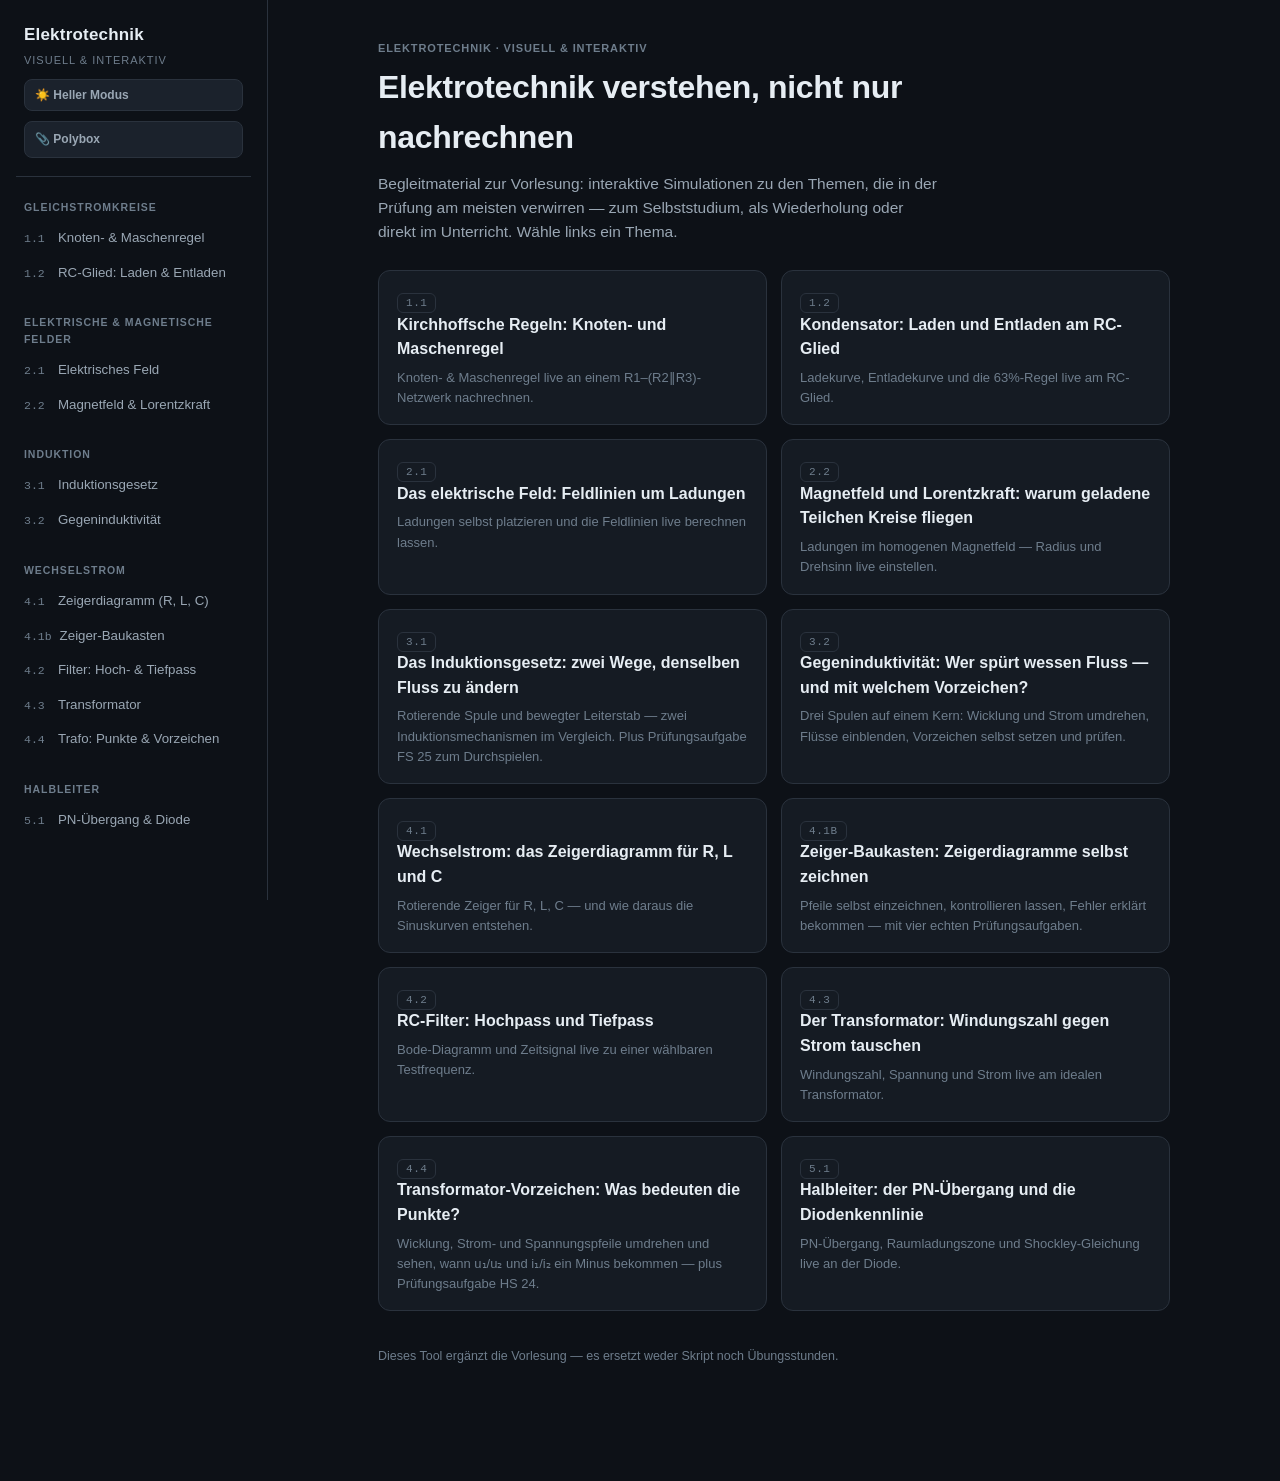
<file: index.html>
<!doctype html>
<html lang="de">
<head>
<meta charset="utf-8">
<meta name="viewport" content="width=device-width, initial-scale=1">
<title>Elektrotechnik visuell &amp; interaktiv</title>
<meta name="description" content="Interaktive Visualisierungen zu Elektrotechnik: Kirchhoffsche Regeln, RC-Glieder, Felder, Induktion, Wechselstrom und Filter.">
<link rel="stylesheet" href="vendor/katex/katex.min.css">
<link rel="stylesheet" href="style.css">
</head>
<body>
<div class="app">
  <aside class="sidebar">
    <div class="brand">
      <a href="#" style="display:block">
        <div class="brand-title">Elektrotechnik</div>
        <div class="brand-sub">visuell &amp; interaktiv</div>
      </a>
      <button id="theme-toggle" class="theme-toggle" type="button">☀️ Heller Modus</button>
      <a id="polybox-link" class="theme-toggle" href="#" target="_blank" rel="noopener">📎 Polybox</a>
    </div>
    <nav id="sidebar-nav"></nav>
  </aside>
  <main class="content" id="content">
    <div class="content-inner" id="content-inner"></div>
  </main>
</div>

<script src="vendor/katex/katex.min.js"></script>
<script src="polybox-link.js"></script>
<script src="js/utils.js"></script>
<script src="pages/kirchhoff.js"></script>
<script src="pages/rc-glied.js"></script>
<script src="pages/efeld.js"></script>
<script src="pages/lorentzkraft.js"></script>
<script src="pages/induktion.js"></script>
<script src="pages/induktion-fs25.js"></script>
<script src="pages/gegeninduktion.js"></script>
<script src="pages/zeigerdiagramm.js"></script>
<script src="pages/zeiger-baukasten.js"></script>
<script src="pages/filter.js"></script>
<script src="pages/transformator.js"></script>
<script src="pages/punktregel.js"></script>
<script src="pages/halbleiter.js"></script>
<script src="app.js"></script>
</body>
</html>
</file>
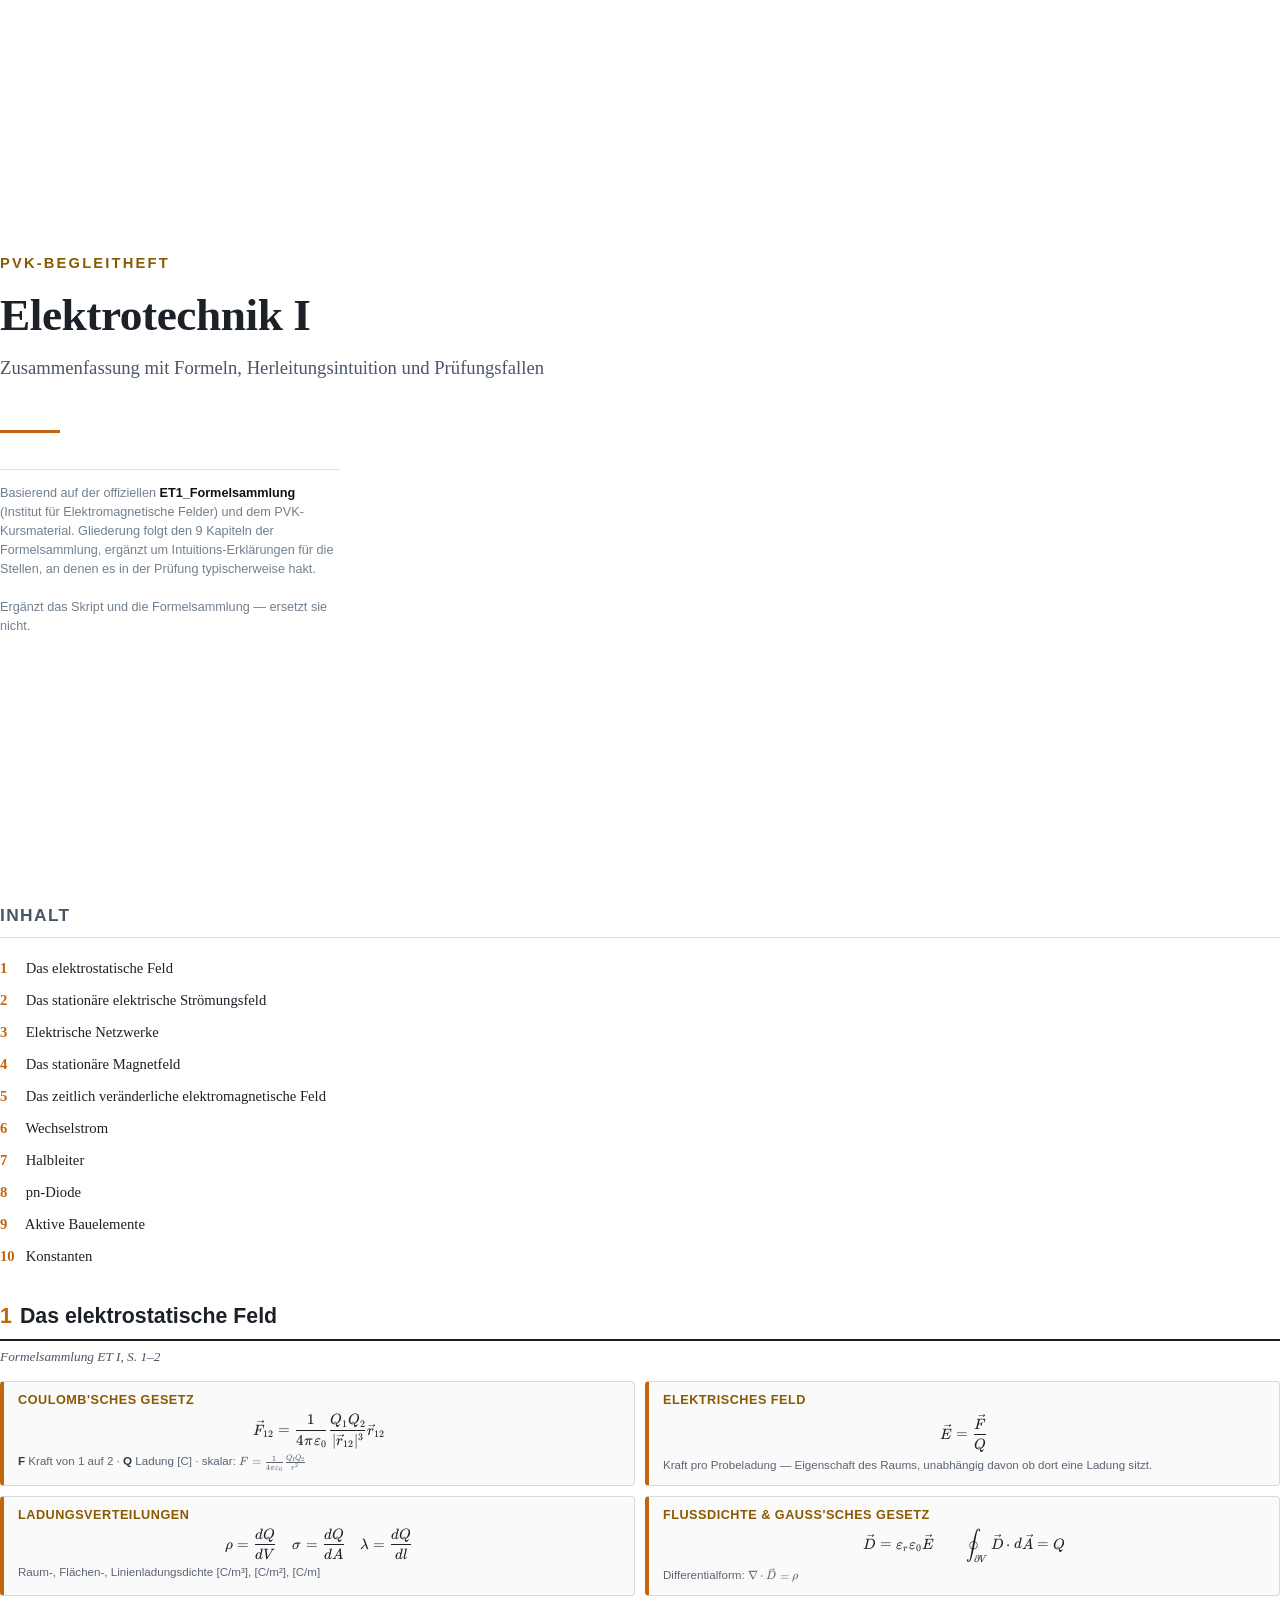
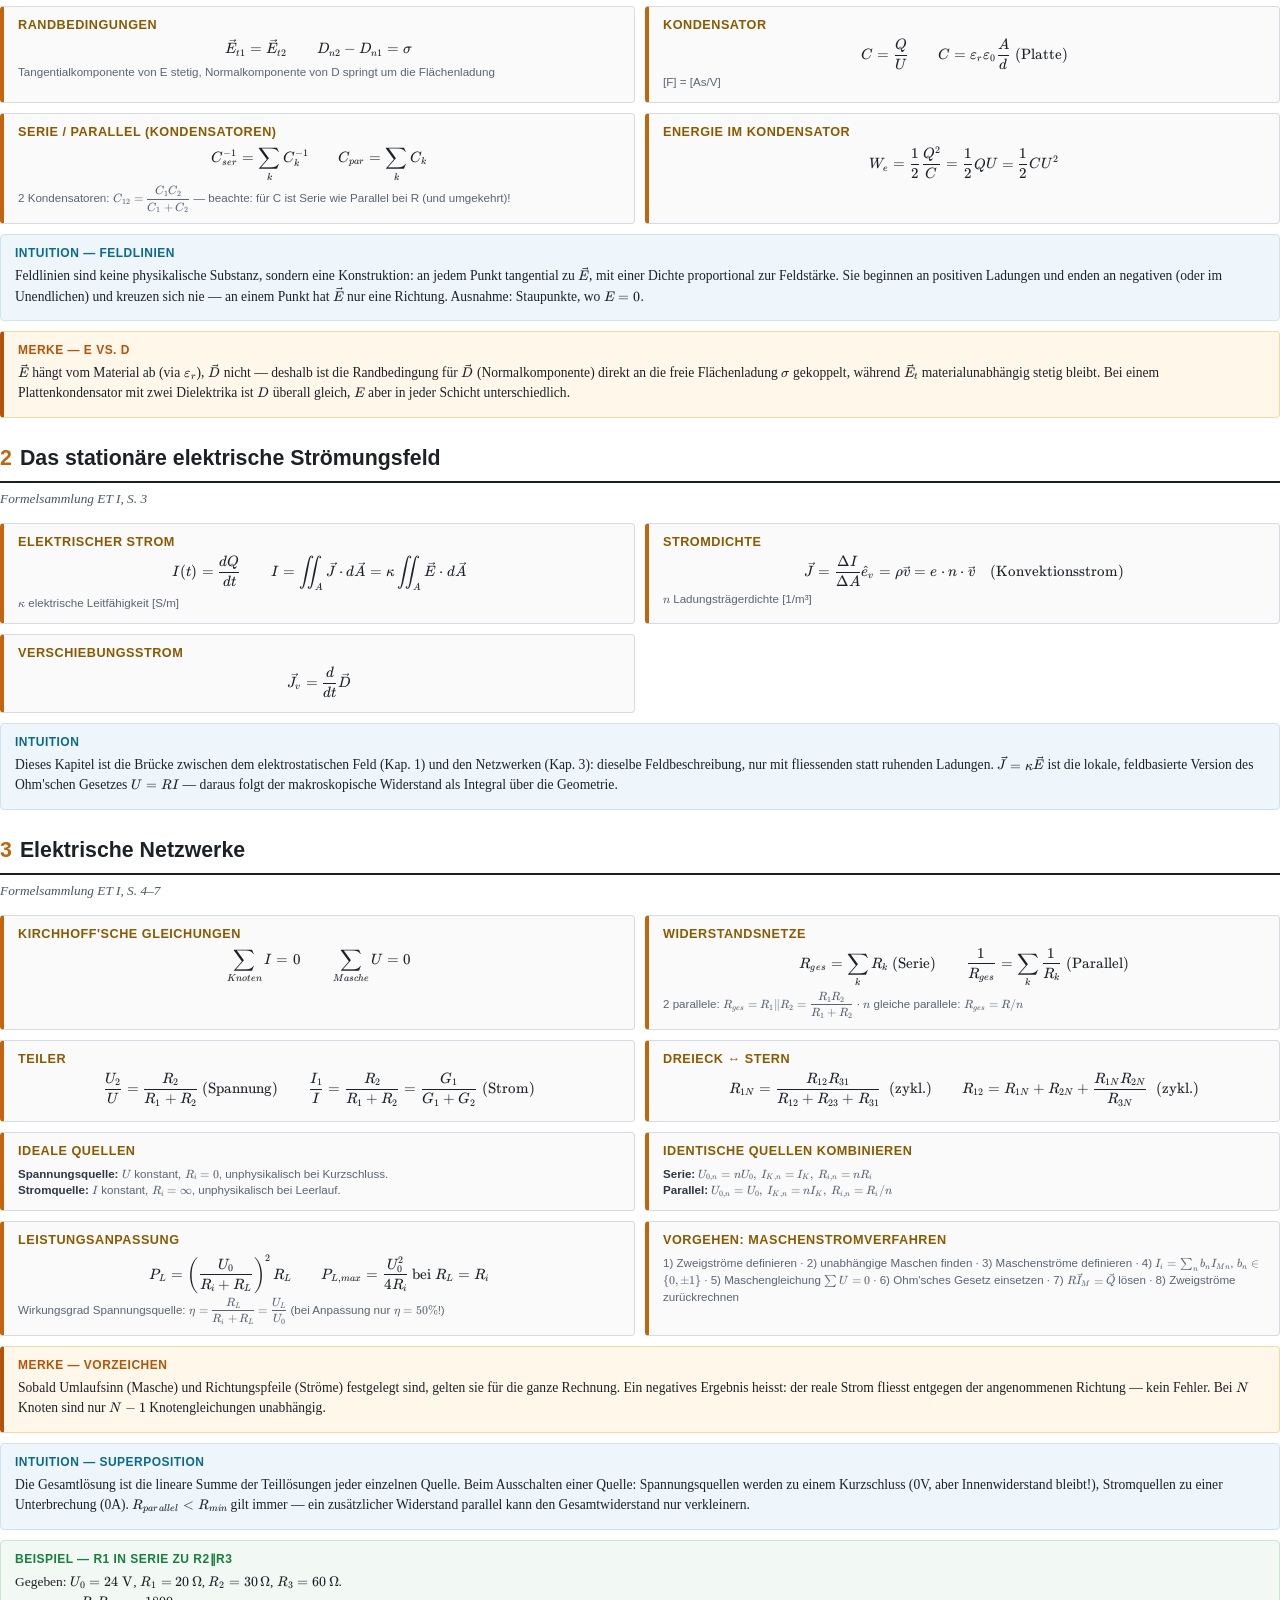
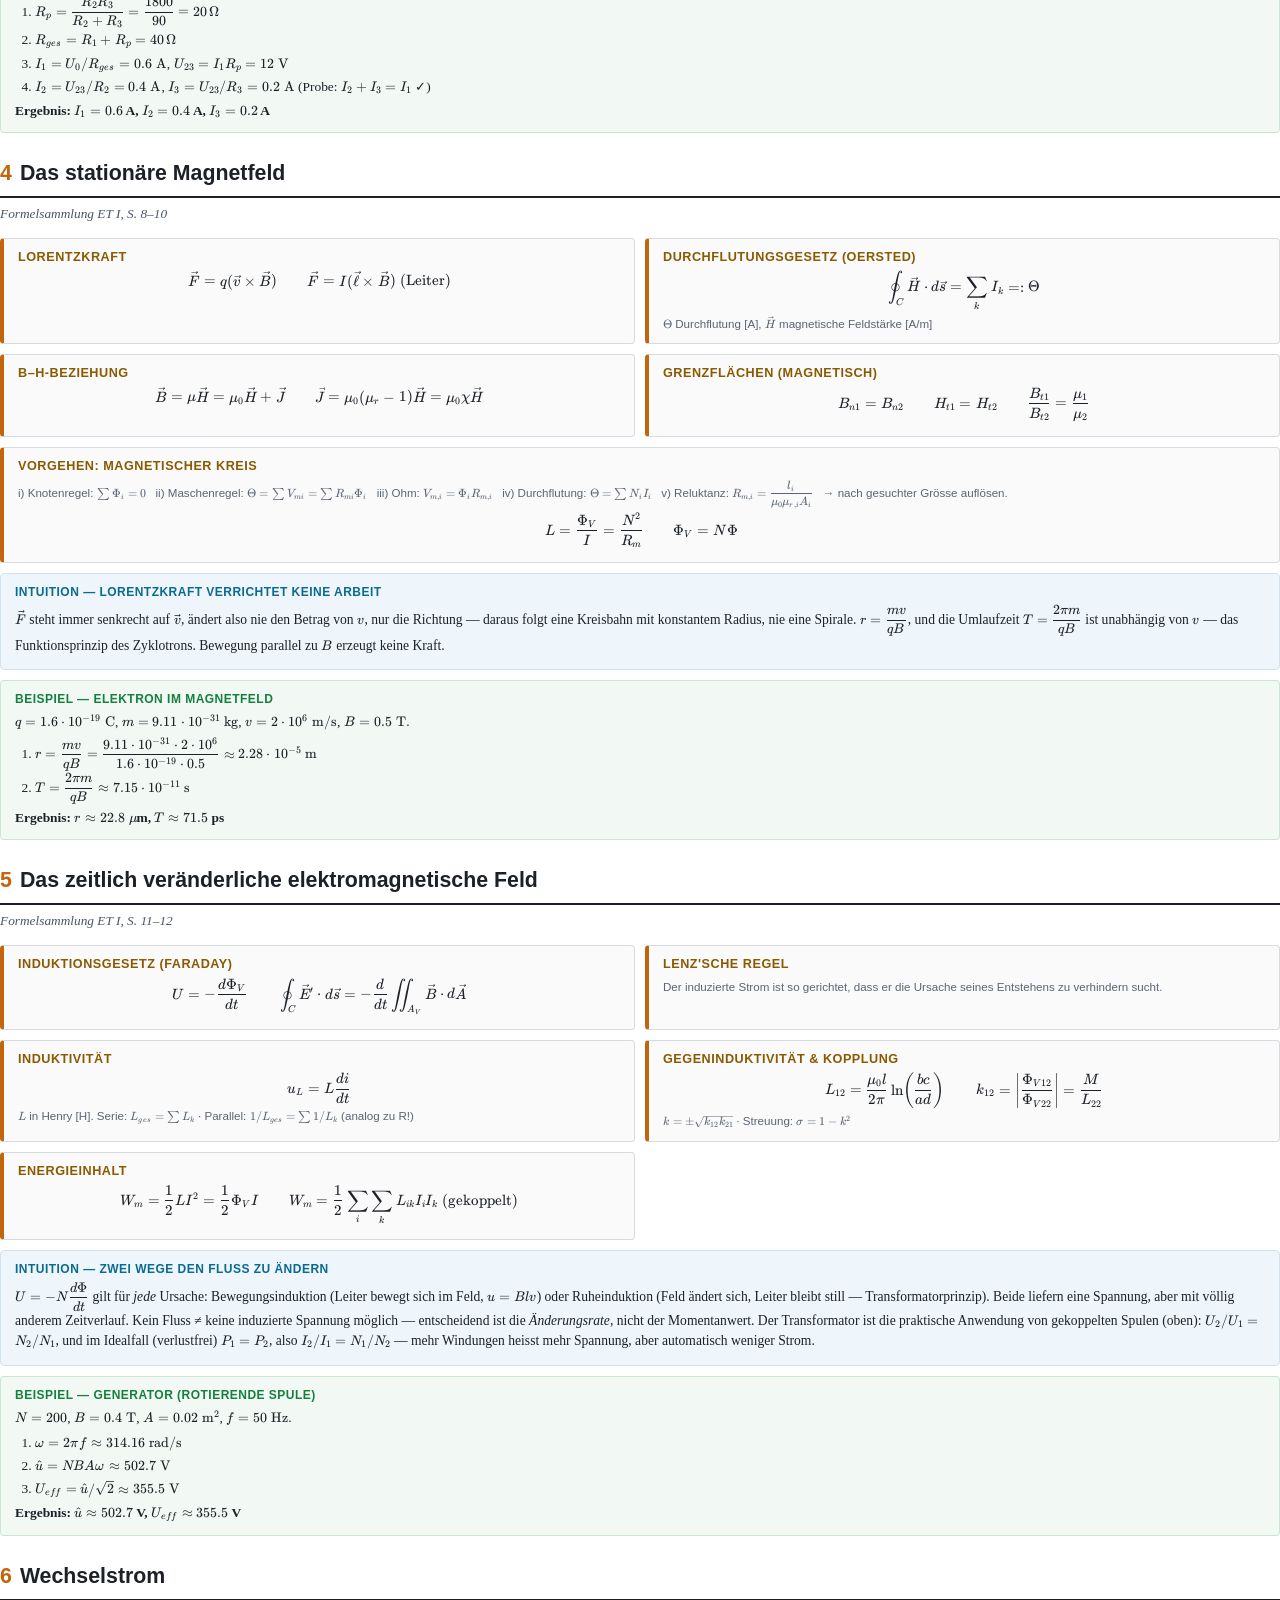
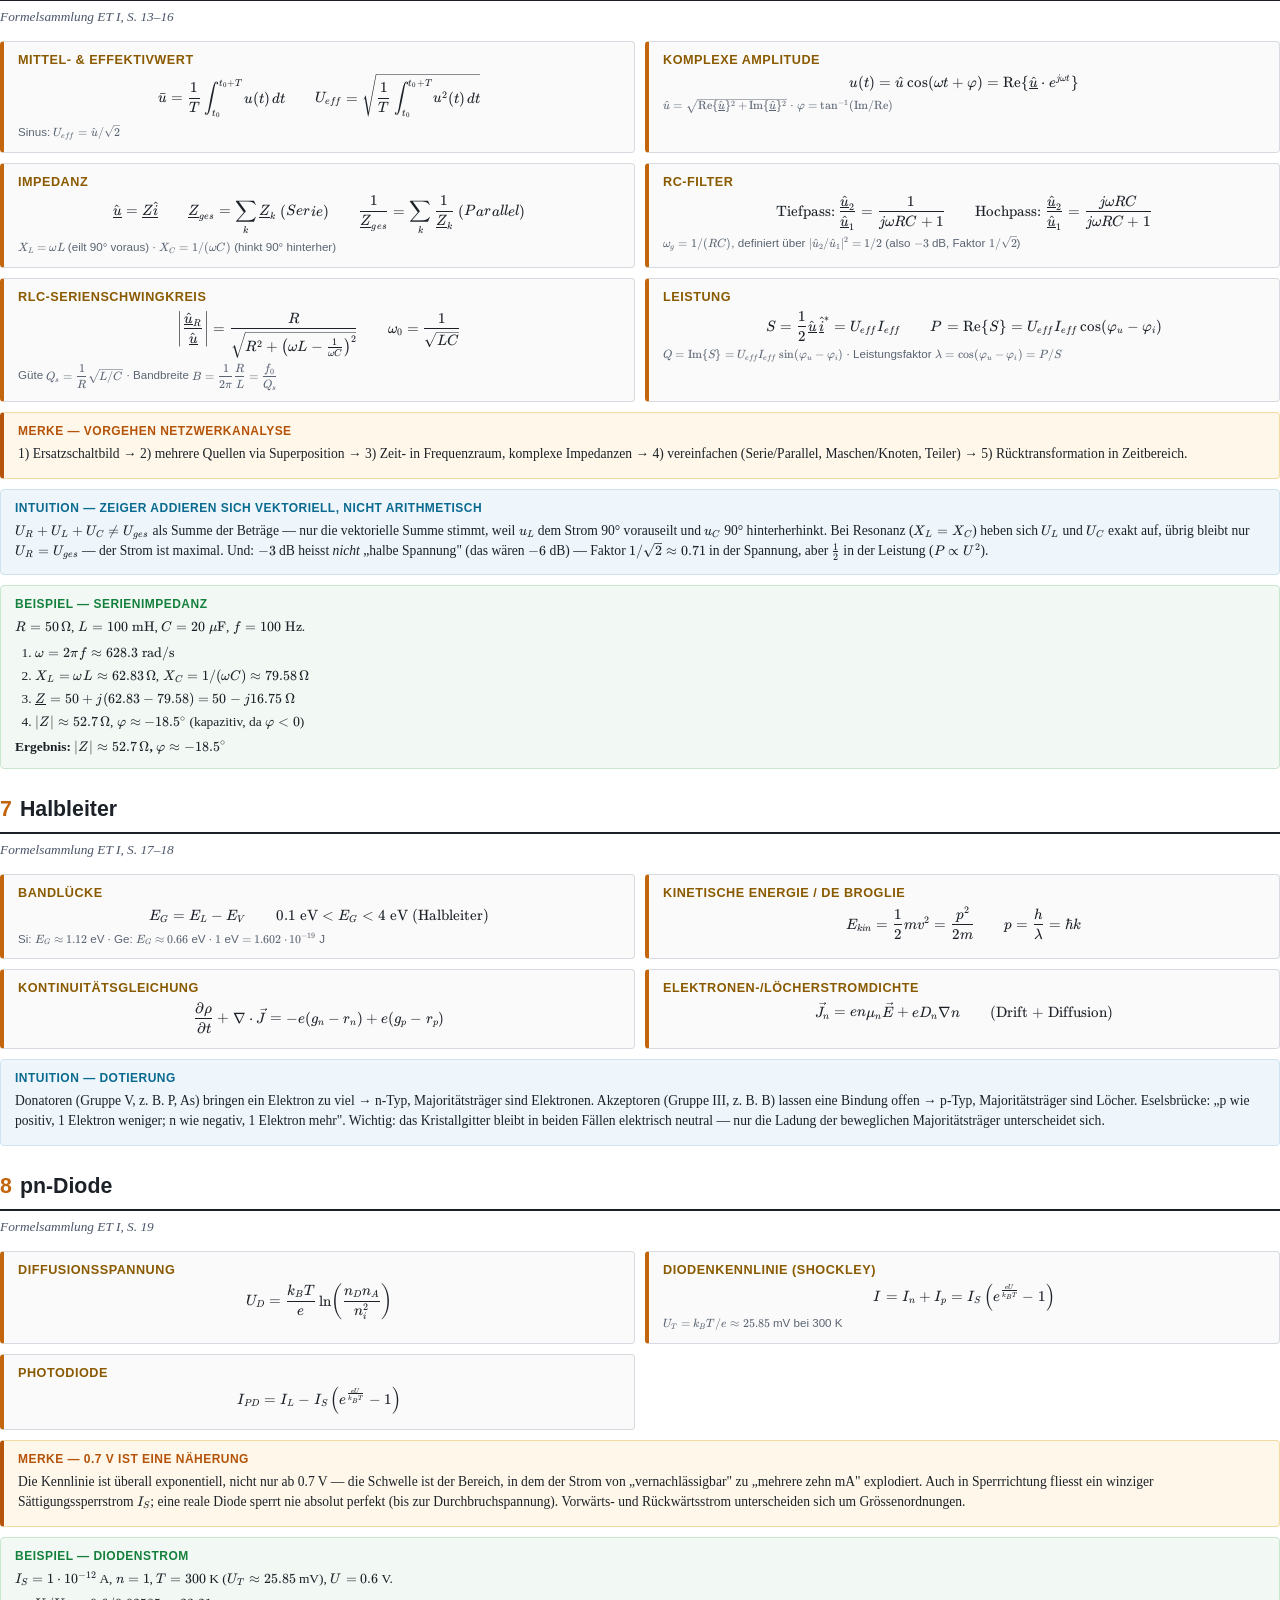
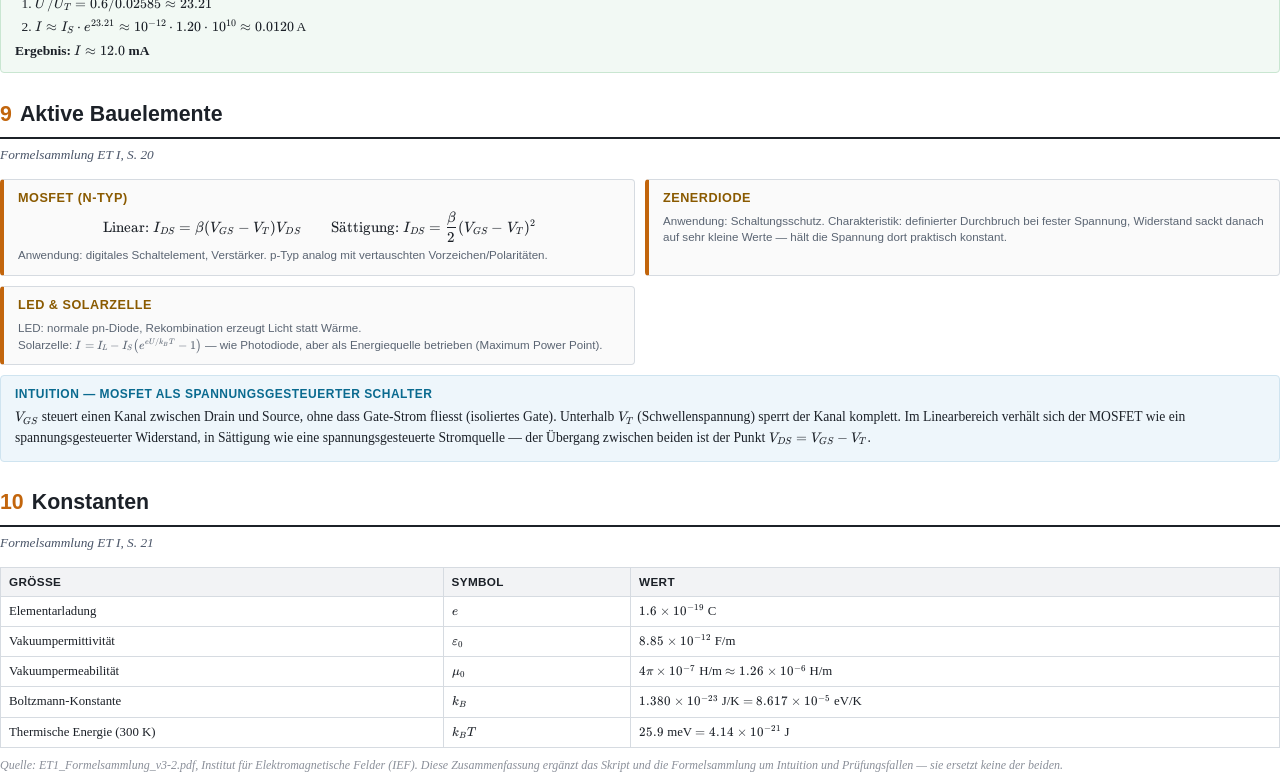
<file: zusammenfassung.html>
<!doctype html>
<html lang="de">
<head>
<meta charset="utf-8">
<title>Elektrotechnik I — Zusammenfassung</title>
<link rel="stylesheet" href="vendor/katex/katex.min.css">
<style>
@page { size: A4; margin: 22mm 18mm 20mm; }
@page { @bottom-center { content: counter(page); font-family: Georgia, serif; font-size: 9pt; color: #888; } }

*{ box-sizing:border-box; }
html,body{ margin:0; padding:0; }
body{
  font-family: Georgia, "Times New Roman", serif;
  font-size: 10.8pt;
  line-height: 1.5;
  color: #1c2128;
  background:#fff;
}
.cover{
  min-height: 235mm;
  display:flex; flex-direction:column; justify-content:center;
  page-break-after: always;
}
.cover .kicker{ font-family: Arial, sans-serif; font-size:11pt; letter-spacing:.15em; text-transform:uppercase; color:#8a5a00; font-weight:700; }
.cover h1{ font-size:34pt; margin:8px 0 4px; letter-spacing:-.01em; }
.cover .sub{ font-size:14pt; color:#4a5568; margin-bottom: 30px; }
.cover .meta{ font-family: Arial, sans-serif; font-size:9.5pt; color:#71808f; border-top:1px solid #dbe1e7; padding-top:14px; margin-top:10px; max-width:340px; }
.cover .rule{ width:60px; height:3px; background:#c2650c; margin:18px 0 26px; }

.toc{ page-break-after: always; }
.toc h2{ font-family: Arial, sans-serif; font-size:13pt; text-transform:uppercase; letter-spacing:.08em; color:#4a5568; border-bottom:1px solid #dbe1e7; padding-bottom:8px; }
.toc ol{ list-style:none; padding:0; margin:14px 0; counter-reset: item; }
.toc li{ display:flex; justify-content:space-between; padding:5px 0; font-size:11pt; }
.toc li a{ color:#1c2128; text-decoration:none; }
.toc li .n{ color:#c2650c; font-weight:700; display:inline-block; min-width:22px; }
.toc li.sub{ padding-left: 26px; font-size:10pt; color:#4a5568; }

h2{
  font-family: Arial, sans-serif; font-size: 16pt; margin: 0 0 4px; padding-top: 4mm;
  border-bottom: 2px solid #1c2128; padding-bottom:6px;
}
h2 .n{ color:#c2650c; margin-right:8px; }
h3{ font-family: Arial, sans-serif; font-size: 12pt; margin: 18px 0 6px; color:#2d3748; }
h3 .n{ color:#c2650c; margin-right:6px; }
p{ margin: 6px 0 10px; text-align: justify; }
.chapter-intro{ color:#4a5568; font-size:10pt; font-style:italic; margin-bottom:14px; }
section.chapter{ page-break-before: always; }

.fbox{
  border:1px solid #d6dbe1; border-left:4px solid #c2650c; border-radius:4px;
  background:#fafafa; padding:9px 14px 11px; margin:10px 0;
  page-break-inside: avoid;
}
.fbox-title{ font-family: Arial, sans-serif; font-weight:700; font-size:9.5pt; text-transform:uppercase; letter-spacing:.04em; color:#8a5a00; margin-bottom:4px; }
.fbox .vars{ font-family: Arial, sans-serif; font-size:8.7pt; color:#5a6472; margin-top:5px; line-height:1.45; }
.fbox .vars b{ color:#2d3748; }
.fgrid{ display:grid; grid-template-columns: 1fr 1fr; gap:10px; }
.fgrid .fbox{ margin:0; }
@media print { .fgrid{ display:grid; } }

.intuition{
  background:#eef6fb; border:1px solid #cfe4f0; border-radius:4px;
  padding:9px 14px; margin:10px 0; font-size:10.2pt;
  page-break-inside: avoid;
}
.intuition .lbl{ font-family: Arial, sans-serif; font-weight:700; font-size:9pt; text-transform:uppercase; letter-spacing:.04em; color:#0a6a8f; margin-bottom:3px; }
.intuition p{ margin:4px 0; text-align:left; }

.merke{
  background:#fff8ea; border:1px solid #f0dca3; border-left:4px solid #b45309; border-radius:4px;
  padding:9px 14px; margin:10px 0; font-size:10.2pt;
  page-break-inside: avoid;
}
.merke .lbl{ font-family: Arial, sans-serif; font-weight:700; font-size:9pt; text-transform:uppercase; letter-spacing:.04em; color:#b45309; margin-bottom:3px; }
.merke p{ margin:4px 0; text-align:left; }

.example{
  background:#f2f9f4; border:1px solid #c9e6d1; border-radius:4px;
  padding:9px 14px 11px; margin:10px 0; font-size:10.1pt;
  page-break-inside: avoid;
}
.example .lbl{ font-family: Arial, sans-serif; font-weight:700; font-size:9pt; text-transform:uppercase; letter-spacing:.04em; color:#15803d; margin-bottom:4px; }
.example ol{ margin:5px 0 4px; padding-left:20px; }
.example li{ margin-bottom:3px; }
.example .res{ font-weight:700; margin-top:4px; }

table.ktable{ border-collapse:collapse; width:100%; font-size:9.6pt; margin:8px 0; }
table.ktable th, table.ktable td{ border:1px solid #d6dbe1; padding:5px 8px; text-align:left; }
table.ktable th{ background:#f2f3f5; font-family:Arial,sans-serif; font-size:8.8pt; text-transform:uppercase; letter-spacing:.03em; }

.katex-display{ margin: 4px 0 !important; }
.katex{ font-size: 1.03em; }
ul.compact{ margin:4px 0; padding-left:20px; }
ul.compact li{ margin-bottom:3px; }
.note{ font-size:9pt; color:#8a8f99; font-style:italic; }
strong{ color:#111; }
</style>
</head>
<body>

<div class="cover">
  <div class="kicker">PVK-Begleitheft</div>
  <h1>Elektrotechnik I</h1>
  <div class="sub">Zusammenfassung mit Formeln, Herleitungsintuition und Prüfungsfallen</div>
  <div class="rule"></div>
  <div class="meta">
    Basierend auf der offiziellen <strong>ET1_Formelsammlung</strong> (Institut für Elektromagnetische Felder)
    und dem PVK-Kursmaterial. Gliederung folgt den 9 Kapiteln der Formelsammlung, ergänzt um
    Intuitions-Erklärungen für die Stellen, an denen es in der Prüfung typischerweise hakt.<br><br>
    Ergänzt das Skript und die Formelsammlung — ersetzt sie nicht.
  </div>
</div>

<div class="toc">
  <h2>Inhalt</h2>
  <ol>
    <li><a href="#c1"><span class="n">1</span> Das elektrostatische Feld</a></li>
    <li><a href="#c2"><span class="n">2</span> Das stationäre elektrische Strömungsfeld</a></li>
    <li><a href="#c3"><span class="n">3</span> Elektrische Netzwerke</a></li>
    <li><a href="#c4"><span class="n">4</span> Das stationäre Magnetfeld</a></li>
    <li><a href="#c5"><span class="n">5</span> Das zeitlich veränderliche elektromagnetische Feld</a></li>
    <li><a href="#c6"><span class="n">6</span> Wechselstrom</a></li>
    <li><a href="#c7"><span class="n">7</span> Halbleiter</a></li>
    <li><a href="#c8"><span class="n">8</span> pn-Diode</a></li>
    <li><a href="#c9"><span class="n">9</span> Aktive Bauelemente</a></li>
    <li><a href="#c10"><span class="n">10</span> Konstanten</a></li>
  </ol>
</div>

<section class="chapter" id="c1">
<h2><span class="n">1</span>Das elektrostatische Feld</h2>
<p class="chapter-intro">Formelsammlung ET I, S. 1–2</p>

<div class="fgrid">
<div class="fbox">
  <div class="fbox-title">Coulomb'sches Gesetz</div>
  $$\vec{F}_{12} = \frac{1}{4\pi\varepsilon_0}\frac{Q_1 Q_2}{|\vec{r}_{12}|^3}\vec{r}_{12}$$
  <div class="vars"><b>F</b> Kraft von 1 auf 2 · <b>Q</b> Ladung [C] · skalar: $F=\frac{1}{4\pi\varepsilon_0}\frac{Q_1Q_2}{r^2}$</div>
</div>
<div class="fbox">
  <div class="fbox-title">Elektrisches Feld</div>
  $$\vec{E} = \frac{\vec{F}}{Q}$$
  <div class="vars">Kraft pro Probeladung — Eigenschaft des Raums, unabhängig davon ob dort eine Ladung sitzt.</div>
</div>
<div class="fbox">
  <div class="fbox-title">Ladungsverteilungen</div>
  $$\rho=\frac{dQ}{dV}\quad \sigma=\frac{dQ}{dA}\quad \lambda=\frac{dQ}{dl}$$
  <div class="vars">Raum-, Flächen-, Linienladungsdichte [C/m³], [C/m²], [C/m]</div>
</div>
<div class="fbox">
  <div class="fbox-title">Flussdichte &amp; Gauss'sches Gesetz</div>
  $$\vec{D}=\varepsilon_r\varepsilon_0\vec{E} \qquad \oint_{\partial V}\vec{D}\cdot d\vec{A} = Q$$
  <div class="vars">Differentialform: $\nabla\cdot\vec{D}=\rho$</div>
</div>
<div class="fbox">
  <div class="fbox-title">Randbedingungen</div>
  $$\vec{E}_{t1}=\vec{E}_{t2} \qquad D_{n2}-D_{n1}=\sigma$$
  <div class="vars">Tangentialkomponente von E stetig, Normalkomponente von D springt um die Flächenladung</div>
</div>
<div class="fbox">
  <div class="fbox-title">Kondensator</div>
  $$C=\frac{Q}{U} \qquad C=\varepsilon_r\varepsilon_0\frac{A}{d}\ \text{(Platte)}$$
  <div class="vars">[F] = [As/V]</div>
</div>
<div class="fbox">
  <div class="fbox-title">Serie / Parallel (Kondensatoren)</div>
  $$C_{ser}^{-1}=\sum_k C_k^{-1} \qquad C_{par}=\sum_k C_k$$
  <div class="vars">2 Kondensatoren: $C_{12}=\dfrac{C_1C_2}{C_1+C_2}$ — beachte: für C ist Serie wie Parallel bei R (und umgekehrt)!</div>
</div>
<div class="fbox">
  <div class="fbox-title">Energie im Kondensator</div>
  $$W_e=\frac{1}{2}\frac{Q^2}{C}=\frac{1}{2}QU=\frac{1}{2}CU^2$$
</div>
</div>

<div class="intuition">
  <div class="lbl">Intuition — Feldlinien</div>
  <p>Feldlinien sind keine physikalische Substanz, sondern eine Konstruktion: an jedem Punkt tangential zu $\vec E$, mit einer Dichte proportional zur Feldstärke. Sie beginnen an positiven Ladungen und enden an negativen (oder im Unendlichen) und kreuzen sich nie — an einem Punkt hat $\vec E$ nur eine Richtung. Ausnahme: Staupunkte, wo $E=0$.</p>
</div>

<div class="merke">
  <div class="lbl">Merke — E vs. D</div>
  <p>$\vec E$ hängt vom Material ab (via $\varepsilon_r$), $\vec D$ nicht — deshalb ist die Randbedingung für $\vec D$ (Normalkomponente) direkt an die freie Flächenladung $\sigma$ gekoppelt, während $\vec E_t$ material­unabhängig stetig bleibt. Bei einem Plattenkondensator mit zwei Dielektrika ist $D$ überall gleich, $E$ aber in jeder Schicht unterschiedlich.</p>
</div>
</section>

<section class="chapter" id="c2">
<h2><span class="n">2</span>Das stationäre elektrische Strömungsfeld</h2>
<p class="chapter-intro">Formelsammlung ET I, S. 3</p>

<div class="fgrid">
<div class="fbox">
  <div class="fbox-title">Elektrischer Strom</div>
  $$I(t)=\frac{dQ}{dt} \qquad I=\iint_A \vec J\cdot d\vec A = \kappa\iint_A \vec E\cdot d\vec A$$
  <div class="vars">$\kappa$ elektrische Leitfähigkeit [S/m]</div>
</div>
<div class="fbox">
  <div class="fbox-title">Stromdichte</div>
  $$\vec J=\frac{\Delta I}{\Delta A}\hat e_v=\rho\vec v=e\cdot n\cdot \vec v \quad\text{(Konvektionsstrom)}$$
  <div class="vars">$n$ Ladungsträgerdichte [1/m³]</div>
</div>
<div class="fbox">
  <div class="fbox-title">Verschiebungsstrom</div>
  $$\vec J_v=\frac{d}{dt}\vec D$$
</div>
</div>

<div class="intuition">
  <div class="lbl">Intuition</div>
  <p>Dieses Kapitel ist die Brücke zwischen dem elektrostatischen Feld (Kap. 1) und den Netzwerken (Kap. 3): dieselbe Feldbeschreibung, nur mit fliessenden statt ruhenden Ladungen. $\vec J = \kappa \vec E$ ist die lokale, feldbasierte Version des Ohm'schen Gesetzes $U=RI$ — daraus folgt der makroskopische Widerstand als Integral über die Geometrie.</p>
</div>
</section>

<section class="chapter" id="c3">
<h2><span class="n">3</span>Elektrische Netzwerke</h2>
<p class="chapter-intro">Formelsammlung ET I, S. 4–7</p>

<div class="fgrid">
<div class="fbox">
  <div class="fbox-title">Kirchhoff'sche Gleichungen</div>
  $$\sum_{Knoten} I = 0 \qquad \sum_{Masche} U = 0$$
</div>
<div class="fbox">
  <div class="fbox-title">Widerstandsnetze</div>
  $$R_{ges}=\sum_k R_k \ \text{(Serie)} \qquad \frac{1}{R_{ges}}=\sum_k\frac{1}{R_k}\ \text{(Parallel)}$$
  <div class="vars">2 parallele: $R_{ges}=R_1\|R_2=\dfrac{R_1R_2}{R_1+R_2}$ · $n$ gleiche parallele: $R_{ges}=R/n$</div>
</div>
<div class="fbox">
  <div class="fbox-title">Teiler</div>
  $$\frac{U_2}{U}=\frac{R_2}{R_1+R_2}\ \text{(Spannung)} \qquad \frac{I_1}{I}=\frac{R_2}{R_1+R_2}=\frac{G_1}{G_1+G_2}\ \text{(Strom)}$$
</div>
<div class="fbox">
  <div class="fbox-title">Dreieck ↔ Stern</div>
  $$R_{1N}=\frac{R_{12}R_{31}}{R_{12}+R_{23}+R_{31}}\ \ (\text{zykl.}) \qquad R_{12}=R_{1N}+R_{2N}+\frac{R_{1N}R_{2N}}{R_{3N}}\ \ (\text{zykl.})$$
</div>
<div class="fbox">
  <div class="fbox-title">Ideale Quellen</div>
  <div class="vars"><b>Spannungsquelle:</b> $U$ konstant, $R_i=0$, unphysikalisch bei Kurzschluss.<br><b>Stromquelle:</b> $I$ konstant, $R_i=\infty$, unphysikalisch bei Leerlauf.</div>
</div>
<div class="fbox">
  <div class="fbox-title">Identische Quellen kombinieren</div>
  <div class="vars">
  <b>Serie:</b> $U_{0,n}=nU_0,\ I_{K,n}=I_K,\ R_{i,n}=nR_i$<br>
  <b>Parallel:</b> $U_{0,n}=U_0,\ I_{K,n}=nI_K,\ R_{i,n}=R_i/n$
  </div>
</div>
<div class="fbox">
  <div class="fbox-title">Leistungsanpassung</div>
  $$P_L=\left(\frac{U_0}{R_i+R_L}\right)^2 R_L \qquad P_{L,max}=\frac{U_0^2}{4R_i}\ \text{bei } R_L=R_i$$
  <div class="vars">Wirkungsgrad Spannungsquelle: $\eta=\dfrac{R_L}{R_i+R_L}=\dfrac{U_L}{U_0}$ (bei Anpassung nur $\eta=50\%$!)</div>
</div>
<div class="fbox">
  <div class="fbox-title">Vorgehen: Maschenstromverfahren</div>
  <div class="vars">
  1) Zweigströme definieren · 2) unabhängige Maschen finden · 3) Maschenströme definieren ·
  4) $I_i=\sum_n b_n I_{Mn}$, $b_n\in\{0,\pm1\}$ · 5) Maschengleichung $\sum U=0$ ·
  6) Ohm'sches Gesetz einsetzen · 7) $R\vec I_M=\vec Q$ lösen · 8) Zweigströme zurückrechnen
  </div>
</div>
</div>

<div class="merke">
  <div class="lbl">Merke — Vorzeichen</div>
  <p>Sobald Umlaufsinn (Masche) und Richtungspfeile (Ströme) festgelegt sind, gelten sie für die ganze Rechnung. Ein negatives Ergebnis heisst: der reale Strom fliesst entgegen der angenommenen Richtung — kein Fehler. Bei $N$ Knoten sind nur $N-1$ Knotengleichungen unabhängig.</p>
</div>

<div class="intuition">
  <div class="lbl">Intuition — Superposition</div>
  <p>Die Gesamtlösung ist die lineare Summe der Teillösungen jeder einzelnen Quelle. Beim Ausschalten einer Quelle: Spannungsquellen werden zu einem Kurzschluss (0V, aber Innenwiderstand bleibt!), Stromquellen zu einer Unterbrechung (0A). $R_{parallel} < R_{min}$ gilt immer — ein zusätzlicher Widerstand parallel kann den Gesamtwiderstand nur verkleinern.</p>
</div>

<div class="example">
  <div class="lbl">Beispiel — R1 in Serie zu R2‖R3</div>
  Gegeben: $U_0=24\text{ V}$, $R_1=20\,\Omega$, $R_2=30\,\Omega$, $R_3=60\,\Omega$.
  <ol>
    <li>$R_p=\dfrac{R_2R_3}{R_2+R_3}=\dfrac{1800}{90}=20\,\Omega$</li>
    <li>$R_{ges}=R_1+R_p=40\,\Omega$</li>
    <li>$I_1=U_0/R_{ges}=0.6\text{ A}$, $U_{23}=I_1R_p=12\text{ V}$</li>
    <li>$I_2=U_{23}/R_2=0.4\text{ A}$, $I_3=U_{23}/R_3=0.2\text{ A}$ (Probe: $I_2+I_3=I_1$ ✓)</li>
  </ol>
  <div class="res">Ergebnis: $I_1=0.6$ A, $I_2=0.4$ A, $I_3=0.2$ A</div>
</div>
</section>

<section class="chapter" id="c4">
<h2><span class="n">4</span>Das stationäre Magnetfeld</h2>
<p class="chapter-intro">Formelsammlung ET I, S. 8–10</p>

<div class="fgrid">
<div class="fbox">
  <div class="fbox-title">Lorentzkraft</div>
  $$\vec F=q(\vec v\times\vec B) \qquad \vec F=I(\vec\ell\times\vec B)\ \text{(Leiter)}$$
</div>
<div class="fbox">
  <div class="fbox-title">Durchflutungsgesetz (Oersted)</div>
  $$\oint_C \vec H\cdot d\vec s=\sum_k I_k=:\Theta$$
  <div class="vars">$\Theta$ Durchflutung [A], $\vec H$ magnetische Feldstärke [A/m]</div>
</div>
<div class="fbox">
  <div class="fbox-title">B–H-Beziehung</div>
  $$\vec B=\mu\vec H=\mu_0\vec H+\vec J \qquad \vec J=\mu_0(\mu_r-1)\vec H=\mu_0\chi\vec H$$
</div>
<div class="fbox">
  <div class="fbox-title">Grenzflächen (magnetisch)</div>
  $$B_{n1}=B_{n2} \qquad H_{t1}=H_{t2} \qquad \frac{B_{t1}}{B_{t2}}=\frac{\mu_1}{\mu_2}$$
</div>
</div>

<div class="fbox">
  <div class="fbox-title">Vorgehen: Magnetischer Kreis</div>
  <div class="vars">
  i) Knotenregel: $\sum \Phi_i=0$ &nbsp; ii) Maschenregel: $\Theta=\sum V_{mi}=\sum R_{mi}\Phi_i$ &nbsp;
  iii) Ohm: $V_{m,i}=\Phi_i R_{m,i}$ &nbsp; iv) Durchflutung: $\Theta=\sum N_iI_i$ &nbsp;
  v) Reluktanz: $R_{m,i}=\dfrac{l_i}{\mu_0\mu_{r,i}A_i}$ &nbsp; → nach gesuchter Grösse auflösen.
  </div>
  $$L=\frac{\Phi_V}{I}=\frac{N^2}{R_m} \qquad \Phi_V=N\Phi$$
</div>

<div class="intuition">
  <div class="lbl">Intuition — Lorentzkraft verrichtet keine Arbeit</div>
  <p>$\vec F$ steht immer senkrecht auf $\vec v$, ändert also nie den Betrag von $v$, nur die Richtung — daraus folgt eine Kreisbahn mit konstantem Radius, nie eine Spirale. $r=\dfrac{mv}{qB}$, und die Umlaufzeit $T=\dfrac{2\pi m}{qB}$ ist unabhängig von $v$ — das Funktionsprinzip des Zyklotrons. Bewegung parallel zu $B$ erzeugt keine Kraft.</p>
</div>

<div class="example">
  <div class="lbl">Beispiel — Elektron im Magnetfeld</div>
  $q=1.6\cdot10^{-19}\text{ C}$, $m=9.11\cdot10^{-31}\text{ kg}$, $v=2\cdot10^6\text{ m/s}$, $B=0.5\text{ T}$.
  <ol>
    <li>$r=\dfrac{mv}{qB}=\dfrac{9.11\cdot10^{-31}\cdot2\cdot10^6}{1.6\cdot10^{-19}\cdot0.5}\approx2.28\cdot10^{-5}\text{ m}$</li>
    <li>$T=\dfrac{2\pi m}{qB}\approx7.15\cdot10^{-11}\text{ s}$</li>
  </ol>
  <div class="res">Ergebnis: $r\approx22.8\ \mu$m, $T\approx71.5$ ps</div>
</div>
</section>

<section class="chapter" id="c5">
<h2><span class="n">5</span>Das zeitlich veränderliche elektromagnetische Feld</h2>
<p class="chapter-intro">Formelsammlung ET I, S. 11–12</p>

<div class="fgrid">
<div class="fbox">
  <div class="fbox-title">Induktionsgesetz (Faraday)</div>
  $$U=-\frac{d\Phi_V}{dt} \qquad \oint_C\vec E'\cdot d\vec s=-\frac{d}{dt}\iint_{A_V}\vec B\cdot d\vec A$$
</div>
<div class="fbox">
  <div class="fbox-title">Lenz'sche Regel</div>
  <div class="vars">Der induzierte Strom ist so gerichtet, dass er die Ursache seines Entstehens zu verhindern sucht.</div>
</div>
<div class="fbox">
  <div class="fbox-title">Induktivität</div>
  $$u_L=L\frac{di}{dt}$$
  <div class="vars">$L$ in Henry [H]. Serie: $L_{ges}=\sum L_k$ · Parallel: $1/L_{ges}=\sum 1/L_k$ (analog zu R!)</div>
</div>
<div class="fbox">
  <div class="fbox-title">Gegeninduktivität &amp; Kopplung</div>
  $$L_{12}=\frac{\mu_0 l}{2\pi}\ln\!\left(\frac{bc}{ad}\right) \qquad k_{12}=\left|\frac{\Phi_{V12}}{\Phi_{V22}}\right|=\frac{M}{L_{22}}$$
  <div class="vars">$k=\pm\sqrt{k_{12}k_{21}}$ · Streuung: $\sigma=1-k^2$</div>
</div>
<div class="fbox">
  <div class="fbox-title">Energieinhalt</div>
  $$W_m=\frac{1}{2}LI^2=\frac{1}{2}\Phi_VI \qquad W_m=\frac{1}{2}\sum_i\sum_k L_{ik}I_iI_k\ \text{(gekoppelt)}$$
</div>
</div>

<div class="intuition">
  <div class="lbl">Intuition — zwei Wege den Fluss zu ändern</div>
  <p>$U=-N\dfrac{d\Phi}{dt}$ gilt für <em>jede</em> Ursache: Bewegungsinduktion (Leiter bewegt sich im Feld, $u=Blv$) oder Ruheinduktion (Feld ändert sich, Leiter bleibt still — Transformatorprinzip). Beide liefern eine Spannung, aber mit völlig anderem Zeitverlauf. Kein Fluss ≠ keine induzierte Spannung möglich — entscheidend ist die <em>Änderungsrate</em>, nicht der Momentanwert. Der Transformator ist die praktische Anwendung von gekoppelten Spulen (oben): $U_2/U_1=N_2/N_1$, und im Idealfall (verlustfrei) $P_1=P_2$, also $I_2/I_1=N_1/N_2$ — mehr Windungen heisst mehr Spannung, aber automatisch weniger Strom.</p>
</div>

<div class="example">
  <div class="lbl">Beispiel — Generator (rotierende Spule)</div>
  $N=200$, $B=0.4\text{ T}$, $A=0.02\text{ m}^2$, $f=50\text{ Hz}$.
  <ol>
    <li>$\omega=2\pi f\approx314.16\text{ rad/s}$</li>
    <li>$\hat u=NBA\omega\approx502.7\text{ V}$</li>
    <li>$U_{eff}=\hat u/\sqrt2\approx355.5\text{ V}$</li>
  </ol>
  <div class="res">Ergebnis: $\hat u\approx502.7$ V, $U_{eff}\approx355.5$ V</div>
</div>
</section>

<section class="chapter" id="c6">
<h2><span class="n">6</span>Wechselstrom</h2>
<p class="chapter-intro">Formelsammlung ET I, S. 13–16</p>

<div class="fgrid">
<div class="fbox">
  <div class="fbox-title">Mittel- &amp; Effektivwert</div>
  $$\bar u=\frac{1}{T}\int_{t_0}^{t_0+T}\! u(t)\,dt \qquad U_{eff}=\sqrt{\frac1T\int_{t_0}^{t_0+T}\! u^2(t)\,dt}$$
  <div class="vars">Sinus: $U_{eff}=\hat u/\sqrt2$</div>
</div>
<div class="fbox">
  <div class="fbox-title">Komplexe Amplitude</div>
  $$u(t)=\hat u\cos(\omega t+\varphi)=\mathrm{Re}\{\hat{\underline u}\cdot e^{j\omega t}\}$$
  <div class="vars">$\hat u=\sqrt{\mathrm{Re}\{\hat{\underline u}\}^2+\mathrm{Im}\{\hat{\underline u}\}^2}$ · $\varphi=\tan^{-1}(\mathrm{Im}/\mathrm{Re})$</div>
</div>
<div class="fbox">
  <div class="fbox-title">Impedanz</div>
  $$\hat{\underline u}=\underline Z\hat{\underline i} \qquad \underline Z_{ges}=\sum_k \underline Z_k\ (Serie) \qquad \frac{1}{\underline Z_{ges}}=\sum_k\frac{1}{\underline Z_k}\ (Parallel)$$
  <div class="vars">$X_L=\omega L$ (eilt 90° voraus) · $X_C=1/(\omega C)$ (hinkt 90° hinterher)</div>
</div>
<div class="fbox">
  <div class="fbox-title">RC-Filter</div>
  $$\text{Tiefpass: } \frac{\hat{\underline u}_2}{\hat{\underline u}_1}=\frac{1}{j\omega RC+1} \qquad \text{Hochpass: } \frac{\hat{\underline u}_2}{\hat{\underline u}_1}=\frac{j\omega RC}{j\omega RC+1}$$
  <div class="vars">$\omega_g=1/(RC)$, definiert über $|\hat u_2/\hat u_1|^2=1/2$ (also $-3$ dB, Faktor $1/\sqrt2$)</div>
</div>
<div class="fbox">
  <div class="fbox-title">RLC-Serienschwingkreis</div>
  $$\left|\frac{\hat{\underline u}_R}{\hat{\underline u}}\right|=\frac{R}{\sqrt{R^2+\left(\omega L-\frac{1}{\omega C}\right)^2}} \qquad \omega_0=\frac{1}{\sqrt{LC}}$$
  <div class="vars">Güte $Q_s=\dfrac1R\sqrt{L/C}$ · Bandbreite $B=\dfrac{1}{2\pi}\dfrac RL=\dfrac{f_0}{Q_s}$</div>
</div>
<div class="fbox">
  <div class="fbox-title">Leistung</div>
  $$S=\frac12\hat{\underline u}\,\hat{\underline i}^*=U_{eff}I_{eff} \qquad P=\mathrm{Re}\{S\}=U_{eff}I_{eff}\cos(\varphi_u-\varphi_i)$$
  <div class="vars">$Q=\mathrm{Im}\{S\}=U_{eff}I_{eff}\sin(\varphi_u-\varphi_i)$ · Leistungsfaktor $\lambda=\cos(\varphi_u-\varphi_i)=P/S$</div>
</div>
</div>

<div class="merke">
  <div class="lbl">Merke — Vorgehen Netzwerkanalyse</div>
  <p>1) Ersatzschaltbild → 2) mehrere Quellen via Superposition → 3) Zeit- in Frequenzraum, komplexe Impedanzen → 4) vereinfachen (Serie/Parallel, Maschen/Knoten, Teiler) → 5) Rücktransformation in Zeitbereich.</p>
</div>

<div class="intuition">
  <div class="lbl">Intuition — Zeiger addieren sich vektoriell, nicht arithmetisch</div>
  <p>$U_R+U_L+U_C\neq U_{ges}$ als Summe der Beträge — nur die vektorielle Summe stimmt, weil $u_L$ dem Strom 90° voraus­eilt und $u_C$ 90° hinterherhinkt. Bei Resonanz ($X_L=X_C$) heben sich $U_L$ und $U_C$ exakt auf, übrig bleibt nur $U_R=U_{ges}$ — der Strom ist maximal. Und: $-3$ dB heisst <em>nicht</em> „halbe Spannung" (das wären $-6$ dB) — Faktor $1/\sqrt2\approx0.71$ in der Spannung, aber $\tfrac12$ in der Leistung ($P\propto U^2$).</p>
</div>

<div class="example">
  <div class="lbl">Beispiel — Serienimpedanz</div>
  $R=50\,\Omega$, $L=100\text{ mH}$, $C=20\ \mu\text{F}$, $f=100\text{ Hz}$.
  <ol>
    <li>$\omega=2\pi f\approx628.3\text{ rad/s}$</li>
    <li>$X_L=\omega L\approx62.83\,\Omega$, $X_C=1/(\omega C)\approx79.58\,\Omega$</li>
    <li>$\underline Z=50+j(62.83-79.58)=50-j16.75\,\Omega$</li>
    <li>$|Z|\approx52.7\,\Omega$, $\varphi\approx-18.5^\circ$ (kapazitiv, da $\varphi<0$)</li>
  </ol>
  <div class="res">Ergebnis: $|Z|\approx52.7\,\Omega$, $\varphi\approx-18.5^\circ$</div>
</div>
</section>

<section class="chapter" id="c7">
<h2><span class="n">7</span>Halbleiter</h2>
<p class="chapter-intro">Formelsammlung ET I, S. 17–18</p>

<div class="fgrid">
<div class="fbox">
  <div class="fbox-title">Bandlücke</div>
  $$E_G=E_L-E_V \qquad 0.1\text{ eV} &lt; E_G &lt; 4\text{ eV (Halbleiter)}$$
  <div class="vars">Si: $E_G\approx1.12$ eV · Ge: $E_G\approx0.66$ eV · $1$ eV $=1.602\cdot10^{-19}$ J</div>
</div>
<div class="fbox">
  <div class="fbox-title">Kinetische Energie / de Broglie</div>
  $$E_{kin}=\frac12mv^2=\frac{p^2}{2m} \qquad p=\frac{h}{\lambda}=\hbar k$$
</div>
<div class="fbox">
  <div class="fbox-title">Kontinuitätsgleichung</div>
  $$\frac{\partial\rho}{\partial t}+\nabla\cdot\vec J=-e(g_n-r_n)+e(g_p-r_p)$$
</div>
<div class="fbox">
  <div class="fbox-title">Elektronen-/Löcherstromdichte</div>
  $$\vec J_n=e n\mu_n\vec E+eD_n\nabla n \qquad (\text{Drift + Diffusion})$$
</div>
</div>

<div class="intuition">
  <div class="lbl">Intuition — Dotierung</div>
  <p>Donatoren (Gruppe V, z. B. P, As) bringen ein Elektron zu viel → n-Typ, Majoritätsträger sind Elektronen. Akzeptoren (Gruppe III, z. B. B) lassen eine Bindung offen → p-Typ, Majoritätsträger sind Löcher. Eselsbrücke: „p wie positiv, 1 Elektron weniger; n wie negativ, 1 Elektron mehr". Wichtig: das Kristallgitter bleibt in beiden Fällen elektrisch neutral — nur die Ladung der beweglichen Majoritätsträger unterscheidet sich.</p>
</div>
</section>

<section class="chapter" id="c8">
<h2><span class="n">8</span>pn-Diode</h2>
<p class="chapter-intro">Formelsammlung ET I, S. 19</p>

<div class="fgrid">
<div class="fbox">
  <div class="fbox-title">Diffusionsspannung</div>
  $$U_D=\frac{k_BT}{e}\ln\!\left(\frac{n_Dn_A}{n_i^2}\right)$$
</div>
<div class="fbox">
  <div class="fbox-title">Diodenkennlinie (Shockley)</div>
  $$I=I_n+I_p=I_S\left(e^{\frac{eU}{k_BT}}-1\right)$$
  <div class="vars">$U_T=k_BT/e\approx25.85$ mV bei 300 K</div>
</div>
<div class="fbox">
  <div class="fbox-title">Photodiode</div>
  $$I_{PD}=I_L-I_S\left(e^{\frac{eU}{k_BT}}-1\right)$$
</div>
</div>

<div class="merke">
  <div class="lbl">Merke — 0.7 V ist eine Näherung</div>
  <p>Die Kennlinie ist überall exponentiell, nicht nur ab 0.7 V — die Schwelle ist der Bereich, in dem der Strom von „vernachlässigbar" zu „mehrere zehn mA" explodiert. Auch in Sperrrichtung fliesst ein winziger Sättigungssperrstrom $I_S$; eine reale Diode sperrt nie absolut perfekt (bis zur Durchbruchspannung). Vorwärts- und Rückwärtsstrom unterscheiden sich um Grössenordnungen.</p>
</div>

<div class="example">
  <div class="lbl">Beispiel — Diodenstrom</div>
  $I_S=1\cdot10^{-12}$ A, $n=1$, $T=300$ K ($U_T\approx25.85$ mV), $U=0.6$ V.
  <ol>
    <li>$U/U_T=0.6/0.02585\approx23.21$</li>
    <li>$I\approx I_S\cdot e^{23.21}\approx10^{-12}\cdot1.20\cdot10^{10}\approx0.0120$ A</li>
  </ol>
  <div class="res">Ergebnis: $I\approx12.0$ mA</div>
</div>
</section>

<section class="chapter" id="c9">
<h2><span class="n">9</span>Aktive Bauelemente</h2>
<p class="chapter-intro">Formelsammlung ET I, S. 20</p>

<div class="fgrid">
<div class="fbox">
  <div class="fbox-title">MOSFET (n-Typ)</div>
  $$\text{Linear: } I_{DS}=\beta(V_{GS}-V_T)V_{DS} \qquad \text{Sättigung: } I_{DS}=\frac{\beta}{2}(V_{GS}-V_T)^2$$
  <div class="vars">Anwendung: digitales Schaltelement, Verstärker. p-Typ analog mit vertauschten Vorzeichen/Polaritäten.</div>
</div>
<div class="fbox">
  <div class="fbox-title">Zenerdiode</div>
  <div class="vars">Anwendung: Schaltungsschutz. Charakteristik: definierter Durchbruch bei fester Spannung, Widerstand sackt danach auf sehr kleine Werte — hält die Spannung dort praktisch konstant.</div>
</div>
<div class="fbox">
  <div class="fbox-title">LED &amp; Solarzelle</div>
  <div class="vars">LED: normale pn-Diode, Rekombination erzeugt Licht statt Wärme.<br>
  Solarzelle: $I=I_L-I_S\!\left(e^{eU/k_BT}-1\right)$ — wie Photodiode, aber als Energiequelle betrieben (Maximum Power Point).</div>
</div>
</div>

<div class="intuition">
  <div class="lbl">Intuition — MOSFET als spannungsgesteuerter Schalter</div>
  <p>$V_{GS}$ steuert einen Kanal zwischen Drain und Source, ohne dass Gate-Strom fliesst (isoliertes Gate). Unterhalb $V_T$ (Schwellenspannung) sperrt der Kanal komplett. Im Linearbereich verhält sich der MOSFET wie ein spannungsgesteuerter Widerstand, in Sättigung wie eine spannungsgesteuerte Stromquelle — der Übergang zwischen beiden ist der Punkt $V_{DS}=V_{GS}-V_T$.</p>
</div>
</section>

<section class="chapter" id="c10">
<h2><span class="n">10</span>Konstanten</h2>
<p class="chapter-intro">Formelsammlung ET I, S. 21</p>

<table class="ktable">
<thead><tr><th>Grösse</th><th>Symbol</th><th>Wert</th></tr></thead>
<tbody>
<tr><td>Elementarladung</td><td>$e$</td><td>$1.6\times10^{-19}$ C</td></tr>
<tr><td>Vakuumpermittivität</td><td>$\varepsilon_0$</td><td>$8.85\times10^{-12}$ F/m</td></tr>
<tr><td>Vakuumpermeabilität</td><td>$\mu_0$</td><td>$4\pi\times10^{-7}$ H/m $\approx1.26\times10^{-6}$ H/m</td></tr>
<tr><td>Boltzmann-Konstante</td><td>$k_B$</td><td>$1.380\times10^{-23}$ J/K $=8.617\times10^{-5}$ eV/K</td></tr>
<tr><td>Thermische Energie (300 K)</td><td>$k_BT$</td><td>$25.9$ meV $=4.14\times10^{-21}$ J</td></tr>
</tbody>
</table>

<p class="note">Quelle: ET1_Formelsammlung_v3-2.pdf, Institut für Elektromagnetische Felder (IEF). Diese Zusammenfassung ergänzt das Skript und die Formelsammlung um Intuition und Prüfungsfallen — sie ersetzt keine der beiden.</p>
</section>


<script src="vendor/katex/katex.min.js"></script>
<script src="vendor/katex/auto-render.min.js"></script>
<script>
document.addEventListener("DOMContentLoaded", function() {
  renderMathInElement(document.body, {
    delimiters: [
      {left: "$$", right: "$$", display: true},
      {left: "$", right: "$", display: false},
      {left: "\\(", right: "\\)", display: false}
    ],
    throwOnError: false
  });
});
</script>
</body>
</html>
</file>
<file: style.css>
:root{
  --bg:#0d1117;
  --panel:#151b23;
  --panel-2:#1b222c;
  --line:#2a323d;
  --line-2:#3a4552;
  --fg:#e6edf3;
  --fg-dim:#9aa7b4;
  --fg-mute:#6e7d8c;
  --c1:#ffb454;   /* Strom / Ladung - amber */
  --c2:#56c8f5;   /* Spannung / E-Feld - cyan */
  --c3:#a78bfa;   /* B-Feld / Induktion - violet */
  --c4:#6fdd8b;   /* Leistung / positiv */
  --c5:#ff6b6b;   /* negativ / Warnung */
  --ok:#6fdd8b;
  --warn:#ffd166;
  --bad:#ff6b6b;
  --mono: ui-monospace, "SF Mono", Menlo, Consolas, monospace;
  --sans: -apple-system, BlinkMacSystemFont, "Segoe UI", Inter, Roboto, sans-serif;
  --sidebar-w: 268px;
}

:root[data-theme="light"]{
  --bg:#ffffff;
  --panel:#f7f8fa;
  --panel-2:#eef1f4;
  --line:#dbe1e7;
  --line-2:#c7cfd8;
  --fg:#1b2430;
  --fg-dim:#4a5568;
  --fg-mute:#71808f;
  --c1:#c2650c;
  --c2:#0a7ea4;
  --c3:#7c3aed;
  --c4:#15803d;
  --c5:#dc2626;
  --ok:#15803d;
  --warn:#b45309;
  --bad:#dc2626;
}

*{ box-sizing:border-box; }
html,body{ margin:0; padding:0; }
body{
  background:var(--bg);
  color:var(--fg);
  font-family:var(--sans);
  font-size:15px;
  line-height:1.55;
  -webkit-font-smoothing:antialiased;
  transition:background-color .15s, color .15s;
}
a{ color:inherit; text-decoration:none; }

/* ---------- Layout ---------- */
.app{ display:flex; min-height:100vh; }

.sidebar{
  width:var(--sidebar-w);
  flex:0 0 var(--sidebar-w);
  border-right:1px solid var(--line);
  padding:22px 16px 40px;
  position:sticky; top:0; height:100vh; overflow-y:auto;
}
.brand{
  padding:0 8px 18px;
  border-bottom:1px solid var(--line);
  margin-bottom:16px;
}
.brand-title{ font-size:17px; font-weight:700; letter-spacing:.2px; }
.brand-sub{ font-size:11px; color:var(--fg-mute); text-transform:uppercase; letter-spacing:.09em; margin-top:4px; }

.theme-toggle{
  display:block; width:100%; margin-top:10px;
  font-family:var(--sans); font-size:12px; font-weight:600; text-align:left;
  background:var(--panel-2); color:var(--fg-dim); border:1px solid var(--line);
  padding:8px 10px; border-radius:8px; cursor:pointer; box-sizing:border-box;
}
.theme-toggle:hover{ border-color:var(--line-2); color:var(--fg); }
.theme-toggle.disabled{ opacity:.5; cursor:not-allowed; }
.theme-toggle.disabled:hover{ border-color:var(--line); color:var(--fg-dim); }

.nav-group{ margin-bottom:18px; }
.nav-group-title{
  font-size:10.5px; text-transform:uppercase; letter-spacing:.09em;
  color:var(--fg-mute); padding:6px 8px; font-weight:600;
}
.nav-link{
  display:flex; gap:8px; align-items:baseline;
  padding:7px 8px; border-radius:7px; font-size:13.3px; color:var(--fg-dim);
  cursor:pointer;
}
.nav-link:hover{ background:var(--panel-2); color:var(--fg); }
.nav-link.active{ background:var(--panel-2); color:var(--fg); box-shadow:inset 2px 0 0 var(--c1); }
.nav-num{ color:var(--fg-mute); font-family:var(--mono); font-size:11.5px; flex:0 0 auto; min-width:26px; }

.content{ flex:1 1 auto; min-width:0; }
.content-inner{ max-width:880px; margin:0 auto; padding:40px 44px 100px; }

/* ---------- Topic header ---------- */
.badge-row{ display:flex; gap:8px; align-items:center; margin-bottom:14px; flex-wrap:wrap; }
.badge{
  font-family:var(--mono); font-size:11px; letter-spacing:.05em;
  color:var(--fg-mute); background:var(--panel); border:1px solid var(--line);
  padding:3px 8px; border-radius:6px; text-transform:uppercase;
}
.badge.badge-ref{ color:var(--c2); border-color:var(--c2); text-transform:none; }
h1{ font-size:29px; margin:0 0 10px; letter-spacing:-.01em; }
.subtitle{ color:var(--fg-dim); font-size:15.5px; max-width:65ch; margin:0 0 22px; }

h2{ font-size:19px; margin:40px 0 12px; letter-spacing:-.01em; }
h2 .h2-num{ color:var(--fg-mute); font-weight:500; margin-right:6px; }
p{ color:var(--fg-dim); margin:0 0 14px; }
strong{ color:var(--fg); font-weight:600; }
em{ color:var(--fg); font-style:italic; }

/* ---------- Callouts ---------- */
.callout{
  border:1px solid var(--line); border-left:3px solid var(--line-2);
  background:var(--panel); border-radius:10px; padding:16px 18px; margin:16px 0 22px;
}
.callout-label{
  font-size:10.5px; text-transform:uppercase; letter-spacing:.09em; font-weight:700;
  margin-bottom:8px; display:block;
}
.callout p:last-child{ margin-bottom:0; }
.callout.warn{ border-left-color:var(--c1); }
.callout.warn .callout-label{ color:var(--c1); }
.callout.info{ border-left-color:var(--c2); }
.callout.info .callout-label{ color:var(--c2); }
.callout.bad{ border-left-color:var(--bad); }
.callout.bad .callout-label{ color:var(--bad); }
.callout.ok{ border-left-color:var(--ok); }
.callout.ok .callout-label{ color:var(--ok); }
.callout ul{ margin:0; padding-left:20px; }
.callout li{ margin-bottom:8px; color:var(--fg-dim); }
.callout li:last-child{ margin-bottom:0; }
.callout li strong{ color:var(--fg); }

/* ---------- Simulation panel ---------- */
.sim-panel{
  border:1px solid var(--line); background:var(--panel); border-radius:12px;
  padding:16px 16px 18px; margin:18px 0 24px;
}
.sim-toolbar{ display:flex; gap:8px; flex-wrap:wrap; align-items:center; margin-bottom:12px; }
.sim-canvas-wrap{
  background:var(--bg); border:1px solid var(--line); border-radius:9px;
  overflow:hidden; position:relative;
}
canvas{ display:block; width:100%; }

.btn{
  font-family:var(--sans); font-size:12.5px; font-weight:600;
  background:var(--panel-2); color:var(--fg); border:1px solid var(--line-2);
  padding:7px 13px; border-radius:7px; cursor:pointer;
}
.btn:hover{ border-color:var(--fg-mute); }
.btn.primary{ background:var(--c1); color:#1a1206; border-color:var(--c1); }
.btn.active{ background:var(--c2); color:#04202b; border-color:var(--c2); }

.controls-grid{
  display:grid; grid-template-columns:repeat(auto-fit,minmax(190px,1fr));
  gap:12px 20px; margin-top:14px;
}
.slider-row{ display:flex; flex-direction:column; gap:5px; }
.slider-row label{
  font-size:11.5px; color:var(--fg-dim); display:flex; justify-content:space-between;
  font-family:var(--mono);
}
.slider-row label .val{ color:var(--fg); }
input[type=range]{
  -webkit-appearance:none; width:100%; height:4px; border-radius:2px;
  background:var(--line-2); outline:none;
}
input[type=range]::-webkit-slider-thumb{
  -webkit-appearance:none; width:14px; height:14px; border-radius:50%;
  background:var(--c1); cursor:pointer; border:2px solid #1a1206;
}
input[type=range]::-moz-range-thumb{
  width:14px; height:14px; border-radius:50%; background:var(--c1); cursor:pointer; border:none;
}

.legend{ display:flex; gap:16px; flex-wrap:wrap; margin-top:12px; font-size:12px; color:var(--fg-dim); }
.legend-item{ display:flex; align-items:center; gap:6px; }
.legend-dot{ width:9px; height:9px; border-radius:50%; flex:0 0 auto; }
.legend-line{ width:16px; height:2px; border-radius:2px; flex:0 0 auto; }

.readout-row{ display:flex; gap:18px; flex-wrap:wrap; margin-top:12px; }
.readout{
  background:var(--panel-2); border:1px solid var(--line); border-radius:8px;
  padding:8px 12px; min-width:88px;
}
.readout .rlabel{ font-size:10.5px; color:var(--fg-mute); text-transform:uppercase; letter-spacing:.06em; }
.readout .rval{ font-family:var(--mono); font-size:16px; margin-top:2px; }

/* ---------- Formula / definitions ---------- */
.formula{
  background:var(--panel-2); border:1px solid var(--line);
  border-radius:8px; padding:10px 16px; margin:10px 0; color:var(--fg);
  overflow-x:auto; overflow-y:hidden;
}
.formula-line{ padding:3px 0; }
.formula-line:not(:last-child){ border-bottom:1px dashed var(--line); margin-bottom:2px; padding-bottom:7px; }
.formula .katex{ font-size:1.06em; color:var(--fg); }
.formula .katex-display{ margin:0; text-align:left; }
.def-card .formula .katex{ font-size:0.98em; }
.def-grid{ display:grid; grid-template-columns:repeat(auto-fit,minmax(230px,1fr)); gap:14px; margin:14px 0; }
.def-card{
  border:1px solid var(--line); background:var(--panel); border-radius:10px; padding:14px 16px;
}
.def-card h4{ margin:0 0 6px; font-size:14.5px; color:var(--fg); }
.def-card p{ font-size:13.5px; margin-bottom:8px; }
.def-card .formula{ font-size:13px; margin:6px 0 0; padding:9px 12px; }

/* ---------- Table ---------- */
.table-wrap{ overflow-x:auto; margin:14px 0 22px; }
table{ border-collapse:collapse; width:100%; font-size:13px; }
th,td{ border:1px solid var(--line); padding:9px 12px; text-align:left; vertical-align:top; }
th{ background:var(--panel-2); color:var(--fg-dim); font-weight:600; font-size:11.5px; text-transform:uppercase; letter-spacing:.04em; }
td{ color:var(--fg-dim); }
td strong, td.pos{ color:var(--fg); }

/* ---------- Worked example (Beispielrechnung, PVK-Stil) ---------- */
.example-box{
  border:1px solid var(--line); background:var(--panel); border-radius:12px;
  padding:18px 20px 20px; margin:18px 0 26px;
}
.example-tag{
  display:inline-flex; align-items:center; gap:6px;
  font-size:10.5px; text-transform:uppercase; letter-spacing:.09em; font-weight:700;
  color:var(--ok); margin-bottom:10px;
}
.example-tag::before{ content:"✎"; font-size:12px; }
.example-given{
  display:grid; grid-template-columns:repeat(auto-fit,minmax(150px,1fr));
  gap:8px 20px; margin:10px 0 16px; padding:12px 14px;
  background:var(--panel-2); border:1px solid var(--line); border-radius:8px;
  font-family:var(--mono); font-size:13px;
}
.example-given .eg-label{ color:var(--fg-mute); font-size:11px; text-transform:uppercase; letter-spacing:.05em; }
.example-steps{ margin:0; padding-left:0; list-style:none; counter-reset:step; }
.example-steps li{
  counter-increment:step; position:relative; padding:2px 0 14px 30px; color:var(--fg-dim); font-size:14px;
}
.example-steps li::before{
  content:counter(step); position:absolute; left:0; top:1px;
  width:20px; height:20px; border-radius:50%; background:var(--panel-2); border:1px solid var(--line-2);
  color:var(--fg); font-family:var(--mono); font-size:11px; font-weight:700;
  display:flex; align-items:center; justify-content:center;
}
.example-steps .formula{ margin:6px 0 0; }
.example-result{
  display:flex; align-items:baseline; gap:10px; margin-top:6px;
  background:rgba(111,221,139,0.08); border:1px solid var(--ok); border-radius:8px;
  padding:12px 16px;
}
:root[data-theme="light"] .example-result{ background:rgba(21,128,61,0.07); }
.example-result .er-label{ font-size:11px; text-transform:uppercase; letter-spacing:.06em; color:var(--ok); font-weight:700; }
.example-result .er-value{ font-family:var(--mono); font-size:17px; color:var(--fg); }

/* ---------- Home ---------- */
.home-hero{ max-width:640px; }
.home-hero h1{ font-size:32px; }
.card-grid{ display:grid; grid-template-columns:repeat(auto-fill,minmax(260px,1fr)); gap:14px; margin-top:26px; }
.topic-card{
  border:1px solid var(--line); background:var(--panel); border-radius:12px; padding:18px 18px 16px;
  cursor:pointer; transition:border-color .15s;
}
.topic-card:hover{ border-color:var(--line-2); }
.topic-card .badge{ margin-bottom:10px; }
.topic-card h3{ margin:0 0 6px; font-size:16px; }
.topic-card p{ font-size:13px; margin:0; color:var(--fg-mute); }

/* ---------- Misc ---------- */
.note{ font-size:12.5px; color:var(--fg-mute); margin-top:6px; }
.kicker{ font-size:11px; text-transform:uppercase; letter-spacing:.08em; color:var(--fg-mute); font-weight:600; margin:0 0 6px; }
.footer-nav{ display:flex; justify-content:space-between; margin-top:56px; padding-top:20px; border-top:1px solid var(--line); }
.footer-nav a{ color:var(--fg-dim); font-size:13px; }
.footer-nav a:hover{ color:var(--fg); }

.two-col{ display:grid; grid-template-columns:1.1fr 1fr; gap:14px; }

@media (max-width: 860px){
  .sidebar{ display:none; }
  .content-inner{ padding:28px 20px 80px; }
  .two-col{ grid-template-columns:1fr; }
}
</file>
